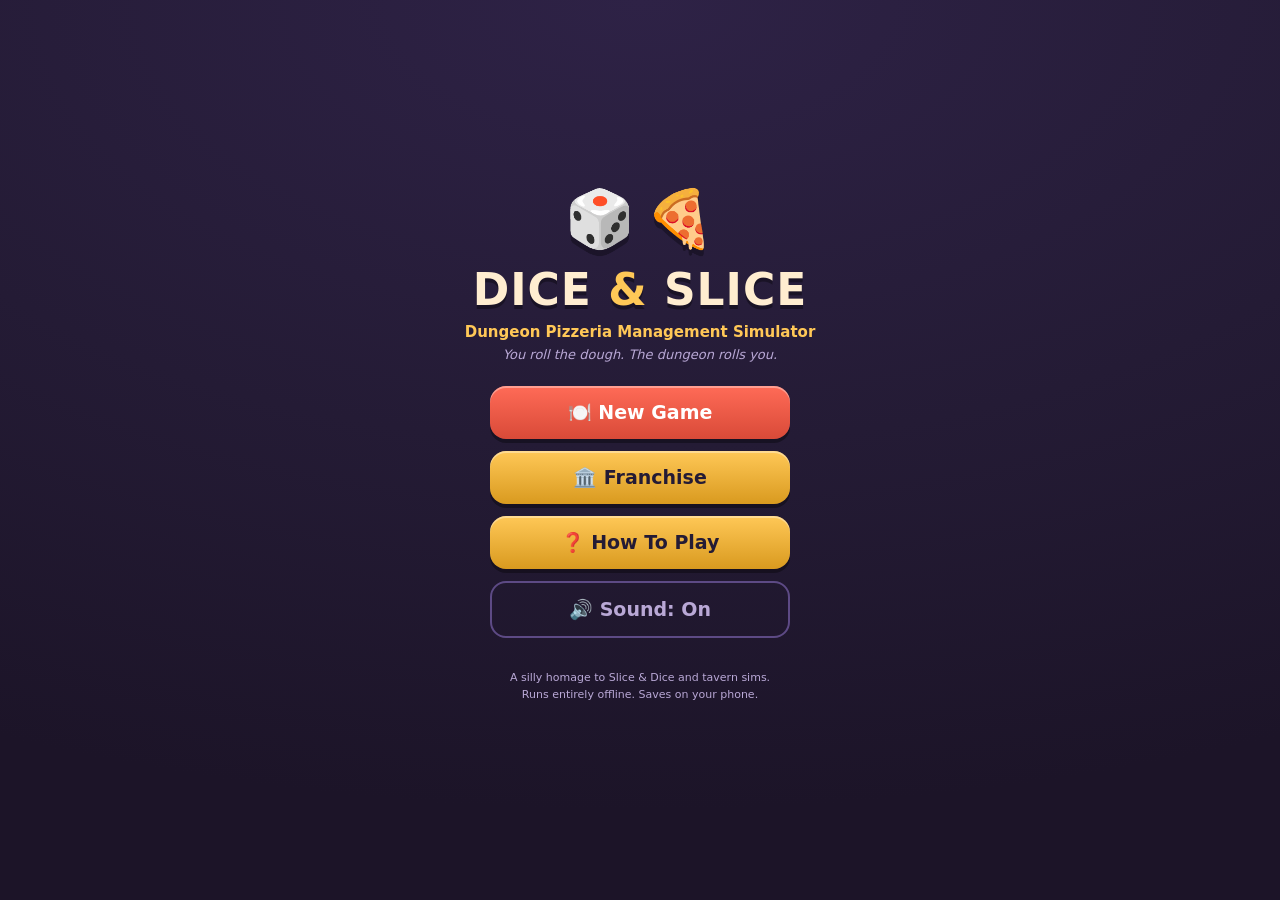
<file: index.html>
<!doctype html>
<html lang="en">
<head>
<meta charset="utf-8">
<meta name="viewport" content="width=device-width, initial-scale=1, viewport-fit=cover, user-scalable=no">
<meta name="theme-color" content="#241b35">
<meta name="apple-mobile-web-app-capable" content="yes">
<meta name="mobile-web-app-capable" content="yes">
<title>Dice &amp; Slice — Dungeon Pizzeria</title>
<link rel="icon" href="data:image/svg+xml,<svg xmlns='http://www.w3.org/2000/svg' viewBox='0 0 100 100'><text y='.9em' font-size='90'>🍕</text></svg>">
<link rel="manifest" href="manifest.webmanifest">
<link rel="stylesheet" href="style.css">
</head>
<body>
<div id="app">

  <!-- TITLE -->
  <div class="screen active" id="scr-title">
    <div class="title-art">
      <div class="logo-dice">🎲</div>
      <div class="logo-pizza">🍕</div>
    </div>
    <h1 class="logo">DICE <span class="amp">&amp;</span> SLICE</h1>
    <p class="tagline">Dungeon Pizzeria Management Simulator</p>
    <p class="tagline2">You roll the dough. The dungeon rolls you.</p>
    <div class="title-buttons">
      <button class="btn primary big" data-act="newgame">🍽️ New Game</button>
      <button class="btn big hidden" id="btn-continue" data-act="continue">📜 Continue</button>
      <button class="btn big" id="btn-franchise" data-act="franchise">🏛️ Franchise</button>
      <button class="btn big" data-act="help">❓ How To Play</button>
      <button class="btn big ghost" data-act="mute" id="btn-mute"></button>
    </div>
    <p class="credits">A silly homage to Slice &amp; Dice and tavern sims.<br>Runs entirely offline. Saves on your phone.</p>
  </div>

  <!-- DAY (battle) -->
  <div class="screen" id="scr-day">
    <header id="topbar"></header>
    <main id="custlist"></main>
    <div id="tray">
      <div id="trayhint"></div>
      <div id="dicegrid"></div>
      <div id="actions"></div>
    </div>
    <button id="specials-tab" data-act="specials" aria-label="Special faces legend">📖 SPECIALS</button>
    <aside id="specials-panel"><div id="specials-body"></div></aside>
    <div id="facetip"></div>
  </div>

  <!-- SHOP -->
  <div class="screen" id="scr-shop">
    <header id="shopbar"></header>
    <main id="shopbody"></main>
    <footer id="shopfoot"></footer>
  </div>

  <!-- GAME OVER -->
  <div class="screen" id="scr-over"></div>

  <div id="toasts"></div>
  <div id="fx"></div>
  <div id="overlay" class="hidden"><div id="modal"></div></div>
</div>
<script src="game.js"></script>
</body>
</html>
</file>
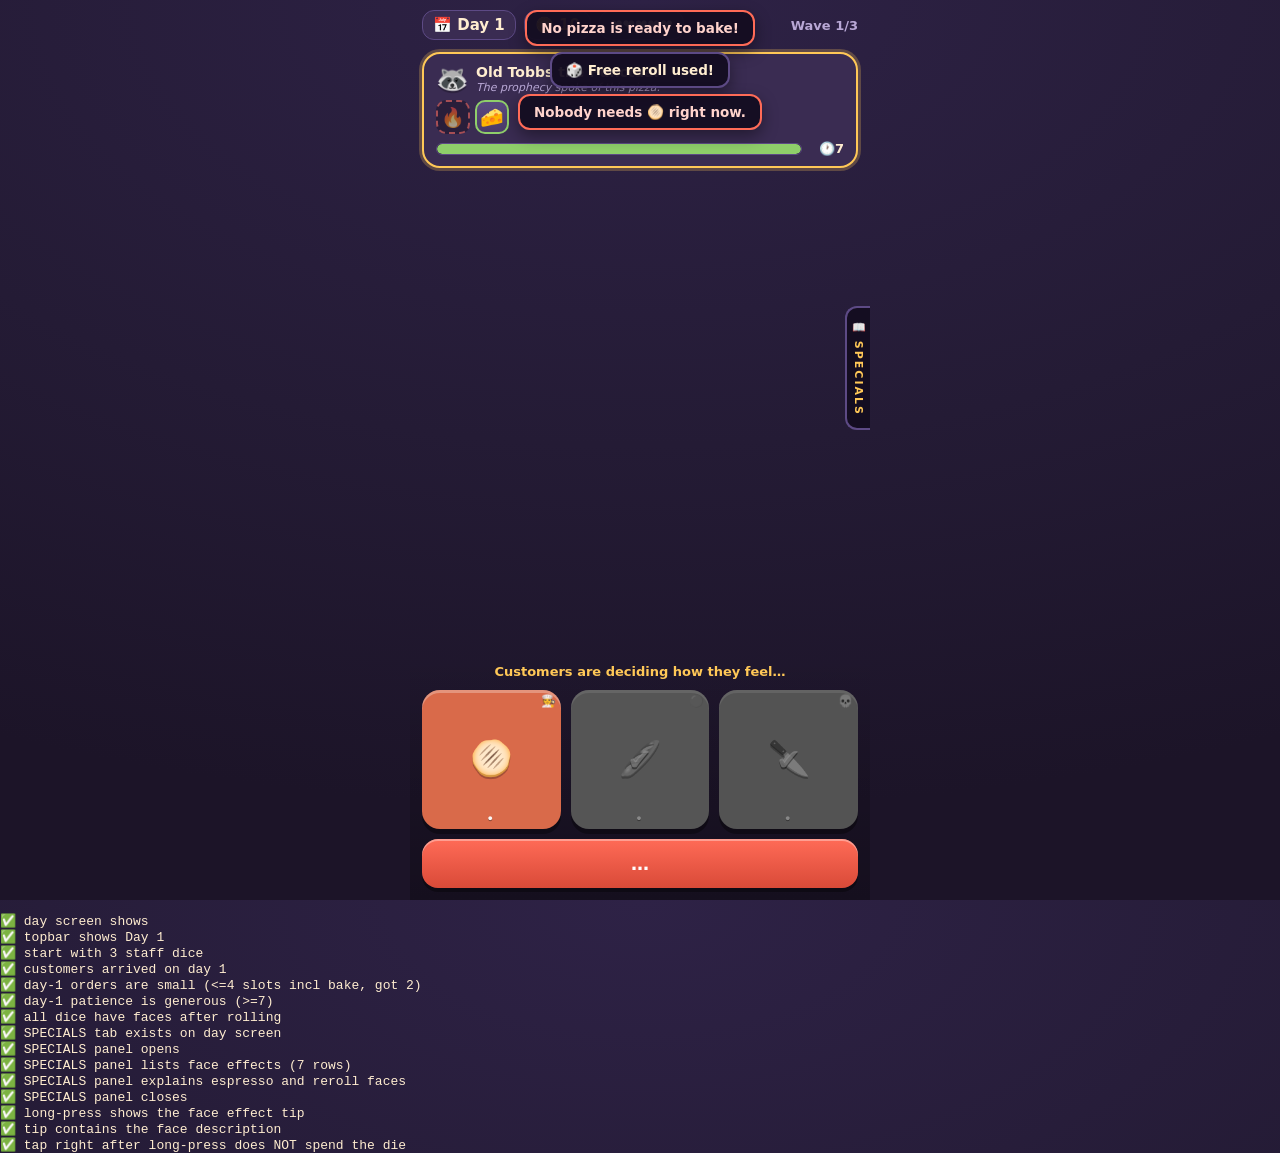
<file: test-harness.html>
<!doctype html>
<html lang="en">
<head>
<meta charset="utf-8">
<meta name="viewport" content="width=device-width, initial-scale=1, viewport-fit=cover, user-scalable=no">
<title>Test Harness — Dice &amp; Slice</title>
<link rel="stylesheet" href="style.css">
</head>
<body>
<div id="app">

  <div class="screen active" id="scr-title">
    <div class="title-art">
      <div class="logo-dice">🎲</div>
      <div class="logo-pizza">🍕</div>
    </div>
    <h1 class="logo">DICE <span class="amp">&amp;</span> SLICE</h1>
    <p class="tagline">Dungeon Pizzeria Management Simulator</p>
    <p class="tagline2">You roll the dough. The dungeon rolls you.</p>
    <div class="title-buttons">
      <button class="btn primary big" data-act="newgame">🍽️ New Game</button>
      <button class="btn big hidden" id="btn-continue" data-act="continue">📜 Continue</button>
      <button class="btn big" id="btn-franchise" data-act="franchise">🏛️ Franchise</button>
      <button class="btn big" data-act="help">❓ How To Play</button>
      <button class="btn big ghost" data-act="mute" id="btn-mute"></button>
    </div>
  </div>

  <div class="screen" id="scr-day">
    <header id="topbar"></header>
    <main id="custlist"></main>
    <div id="tray">
      <div id="trayhint"></div>
      <div id="dicegrid"></div>
      <div id="actions"></div>
    </div>
    <button id="specials-tab" data-act="specials" aria-label="Special faces legend">📖 SPECIALS</button>
    <aside id="specials-panel"><div id="specials-body"></div></aside>
    <div id="facetip"></div>
  </div>

  <div class="screen" id="scr-shop">
    <header id="shopbar"></header>
    <main id="shopbody"></main>
    <footer id="shopfoot"></footer>
  </div>

  <div class="screen" id="scr-over"></div>

  <div id="toasts"></div>
  <div id="fx"></div>
  <div id="overlay" class="hidden"><div id="modal"></div></div>
</div>
<pre id="results"></pre>
<script src="game.js"></script>
<script>
'use strict';
const q = s => document.querySelector(s);
const qa = s => [...document.querySelectorAll(s)];
const mode = new URLSearchParams(location.search).get('mode') || 'test';
const resultsEl = q('#results');
let pass = 0, fail = 0;
function r(s){ resultsEl.textContent += s + '\n'; }
function ok(cond, msg){ if(cond){ pass++; r('✅ ' + msg); } else { fail++; r('❌ ' + msg); } }
function sleep(ms){ return new Promise(res => setTimeout(res, ms)); }
async function waitFor(fn, timeout = 6000, label = 'cond'){
  const t0 = Date.now();
  while(!fn()){
    if(Date.now() - t0 > timeout) throw new Error('timeout waiting for ' + label);
    await sleep(20);
  }
}
if(mode !== 'test') resultsEl.style.display = 'none';

let TRACE = [];
const snap = () => 'w' + S.wave + ' sel=' + S.selId + ' custs=' + JSON.stringify(S.customers.map(c => ({ id: c.id, o: c.order.map(s => s.t + (s.done ? '+' : '-')), p: c.patience }))) + ' dice=' + JSON.stringify(S.dice.map((d, i) => S.staff[i].faces[d.i].t + (d.used ? '(u)' : '')));

async function playOneDay(){
  for(let guard = 0; guard < 40; guard++){
    if(S.phase === 'roll'){
      const btn = q('#actions [data-act="roll"]');
      btn.click();
      await waitFor(() => S.phase === 'act', 4000, 'act phase');
    }
    TRACE.push(snap());
    if(S.phase === 'act'){
      for(let i = 0; i < S.dice.length; i++){
        if(S.dice[i].used) continue;
        useDie(i);
      }
      // smart-player move: burn every free reroll on dice that couldn't help
      for(let k = 0; k < 4; k++){
        const rb = q('#actions [data-act="reroll-unused"]');
        if(!rb || S.phase !== 'act' || !S.dice.some(d => !d.used)) break;
        rb.click();
        for(let i = 0; i < S.dice.length; i++){
          if(S.dice[i].used) continue;
          useDie(i);
        }
      }
      TRACE.push('  after: ' + snap() + ' served=' + S.dayStats.served);
      if(S.phase === 'act') q('#actions [data-act="endturn"]').click();
    }
    await waitFor(() => S.phase === 'roll' || !q('#overlay').classList.contains('hidden'), 8000, 'wave advance');
    if(!q('#overlay').classList.contains('hidden')) return; // summary modal is up
  }
  throw new Error('day did not end within guard limit');
}

async function main(){
  try{
    q('[data-act="newgame"]').click();
    ok(q('#scr-day').classList.contains('active'), 'day screen shows');
    ok(q('#topbar').textContent.includes('Day 1'), 'topbar shows Day 1');
    await waitFor(() => S.phase === 'roll' && S.dice.length === 3, 3000, 'initial roll phase');
    ok(S.staff.length === 3, 'start with 3 staff dice');
    ok(S.customers.length >= 1, 'customers arrived on day 1');
    ok(S.customers[0].order.length <= 4, 'day-1 orders are small (<=4 slots incl bake, got ' + S.customers[0].order.length + ')');
    ok(S.customers.every(c => c.patience >= 7), 'day-1 patience is generous (>=7)');

    q('#actions [data-act="roll"]').click();
    await waitFor(() => S.phase === 'act', 3000, 'act after roll');
    ok(S.dice.every(d => d.i >= 0), 'all dice have faces after rolling');

    // specials legend drawer
    const tab = q('#specials-tab');
    ok(!!tab, 'SPECIALS tab exists on day screen');
    tab.click();
    ok(q('#specials-panel').classList.contains('open'), 'SPECIALS panel opens');
    ok($$('#specials-panel .sp-row').length >= 6, 'SPECIALS panel lists face effects (' + $$('#specials-panel .sp-row').length + ' rows)');
    ok(/Espresso/.test(q('#specials-body').textContent) && /Chaos Toss/.test(q('#specials-body').textContent), 'SPECIALS panel explains espresso and reroll faces');
    q('#specials-panel [data-act="closespecials"]').click();
    ok(!q('#specials-panel').classList.contains('open'), 'SPECIALS panel closes');

    // long-press face tip + tap suppression
    const die0 = q('#dicegrid .die');
    die0.dispatchEvent(new PointerEvent('pointerdown', { bubbles: true, clientX: 50, clientY: 50 }));
    await sleep(650);
    ok(q('#facetip').classList.contains('show'), 'long-press shows the face effect tip');
    ok(q('#facetip').textContent.length > 5, 'tip contains the face description');
    die0.dispatchEvent(new PointerEvent('pointerup', { bubbles: true }));
    die0.click();
    ok(!S.dice[0].used, 'tap right after long-press does NOT spend the die');
    document.body.dispatchEvent(new PointerEvent('pointerdown', { bubbles: true, clientX: 5, clientY: 5 }));
    ok(!q('#facetip').classList.contains('show'), 'tip dismisses on next tap');

    await playOneDay();
    if(S.dayStats.served === 0) r('TRACE:\n' + TRACE.join('\n'));
    ok(S.dayStats.served >= 1, 'greedy play finishes orders on day 1 (served=' + S.dayStats.served + ')');
    ok(!q('#overlay').classList.contains('hidden'), 'day summary modal appeared');
    ok(/Day 1 closed/.test(q('#modal').textContent), 'summary says Day 1 closed');

    q('#overlay [data-act="sum-ok"]').click();
    await sleep(60);
    if(q('#overlay [data-act="evopt"]')){
      const btn = qa('#overlay [data-act="evopt"]').filter(b => !b.disabled)[0];
      if(btn) btn.click();
      await sleep(40);
      q('#overlay [data-act="ev-done"]').click();
      ok(true, 'random event played out');
    }
    await waitFor(() => q('#scr-shop').classList.contains('active'), 3000, 'shop screen');
    ok(true, 'shop reached');
    ok(/Hire Staff/.test(q('#shopbody').textContent), 'shop lists hires');
    ok(/Upgrade Faces/.test(q('#shopbody').textContent), 'shop lists upgrades');

    const goldBefore = S.gold;
    const upg = q('#shopbody [data-act="upg"]:not([disabled])');
    if(upg){ upg.click(); ok(S.gold < goldBefore, 'upgrade purchase deducted gold'); }
    else r('ℹ️ no affordable upgrades this run');

    // deterministic hire check: fund the wallet, buy the first offer
    if(S.hireOffers.length && S.staff.length < 6){
      const before = S.staff.length;
      S.gold = 500; renderShop();
      q('#shopbody [data-act="hire"]:not([disabled])').click();
      ok(S.staff.length === before + 1, 'hiring adds a staff member (dice next day)');
      ok(S.gold < 500, 'hire deducted gold');
    } else r('ℹ️ no hire offers available');

    q('#shopfoot [data-act="openday"]').click();
    await waitFor(() => q('#scr-day').classList.contains('active') && S.day === 2, 3000, 'day 2');
    ok(S.day === 2, 'day 2 started');
    ok(S.staff.length >= 3, 'staff intact on day 2');

    ok(!!localStorage.getItem('dice-slice-save-v2'), 'autosave exists');
    const g = S.gold, staffN = S.staff.length;
    ok(load() === true, 'load() returns true');
    ok(S.gold === g && S.staff.length === staffN && S.day === 2, 'loaded state matches');

    S.hearts = 1; S.phase = 'act';
    S.dice.forEach(d => { d.i = 0; d.used = false; }); // a face on every die, as a real roll would
    const c = genCust(false); c.patience = 0; S.customers = [c];
    endTurn();
    await waitFor(() => q('#scr-over').classList.contains('active'), 6000, 'game over screen');
    ok(/Shut Down/.test(q('#scr-over').textContent), 'game over screen renders');
    ok(!localStorage.getItem('dice-slice-save-v2'), 'save cleared on game over');

    // meta progression
    ok(meta.fame > 0, 'fame earned from the finished run (+' + meta.fame + ')');
    ok(meta.runs >= 1 && meta.bestDay >= 2, 'meta run stats recorded (runs=' + meta.runs + ', best=' + meta.bestDay + ')');
    ok(/Fame banked/.test(q('#scr-over').textContent), 'game over shows fame gained');
    q('#scr-over [data-act="franchise"]').click();
    ok($$('#modal .shop-card').length >= 9, 'franchise ledger lists perks + staff (' + $$('#modal .shop-card').length + ' cards)');
    let gb = q('#modal [data-act="perk-buy"][data-id="gold"]');
    if(!gb || gb.disabled){ meta.fame = 100; showFranchise(); gb = q('#modal [data-act="perk-buy"][data-id="gold"]'); }
    gb.click();
    ok(perkLvl('gold') === 1, 'fame buys a permanent perk');
    q('#modal [data-act="closemodal"]').click();
    q('#scr-over [data-act="restart"]').click();
    ok(S.gold === 10 + 8 * perkLvl('gold'), 'perk applies to the new run (gold=' + S.gold + ')');
    ok(!poolStaff().includes('crumb') && !poolStaff().includes('nonna'), 'locked staff excluded from hire pool');
    meta.fame += 60; saveMeta(); showFranchise();
    q('#modal [data-act="meta-staff"][data-id="crumb"]').click();
    ok(meta.staff.includes('crumb'), 'fame unlocks Captain Crumb');
    ok(poolStaff().includes('crumb'), 'unlocked staff joins the hire pool');
    hideModal();

    ok(window.__errs.length === 0, 'zero runtime errors' + (window.__errs.length ? ': ' + window.__errs.join(' | ') : ''));
    r('\nRESULT: ' + pass + ' passed, ' + fail + ' failed');
  }catch(err){
    r('❌ FATAL: ' + (err && err.stack || err));
    r('RESULT: ' + pass + ' passed, ' + fail + ' failed (+1 fatal)');
  }
}

async function setupShot(){
  q('[data-act="newgame"]').click();
  if(mode === 'day'){
    await waitFor(() => S.phase === 'roll', 2000, 'roll');
    q('#actions [data-act="roll"]').click();
    await waitFor(() => S.phase === 'act', 2000, 'act');
    for(let i = 0; i < S.dice.length; i++){
      if(!S.dice[i].used){ useDie(i); break; }
    }
  } else if(mode === 'shop'){
    S.hireOffers = makeOffers();
    openShop();
  } else if(mode === 'specials'){
    S.hireOffers = makeOffers();
    q('[data-act="newgame"]').click();
    await waitFor(() => S.phase === 'roll', 2000, 'roll');
    q('#actions [data-act="roll"]').click();
    await waitFor(() => S.phase === 'act', 2000, 'act');
    q('#specials-tab').click();
  } else if(mode === 'franchise'){
    meta.fame = 42; meta.runs = 3; meta.bestDay = 7; meta.totPizzas = 31;
    showFranchise();
  } else if(mode === 'gameover'){
    S.hearts = 0;
    gameOver();
  }
}

function layoutCheck(){
  try{
    // headless dump-dom pins innerWidth to 500 on this box, so simulate the
    // Pixel 6A CSS width directly and measure against it
    const W = 412;
    q('#app').style.maxWidth = W + 'px';
    const bad = [];
    const views = [['day', () => { q('[data-act="newgame"]').click(); }],
                  ['shop', () => { S.hireOffers = makeOffers(); openShop(); }],
                  ['specials-open', () => { q('#specials-panel').classList.add('open'); }]];
    views.forEach(([name, setup]) => {
      setup();
      const appLeft = q('#app').getBoundingClientRect().left;
      document.querySelectorAll('#app *').forEach(el => {
        const r = el.getBoundingClientRect();
        if(r.width > 0 && (r.right - appLeft > W + 1 || r.left < appLeft - 1)){
          bad.push(name + ': <' + el.tagName.toLowerCase() + (el.id ? '#' + el.id : '') + (el.className && typeof el.className === 'string' ? '.' + el.className.split(' ').join('.') : '') + '> left=' + Math.round(r.left - appLeft) + ' right=' + Math.round(r.right - appLeft) + ' vw=' + W);
        }
      });
    });
    r('viewport=' + W + 'x' + window.innerHeight);
    r(bad.length ? bad.join('\n') : 'NO OVERFLOW');
    r('RESULT: layout check done');
  }catch(err){ r('LAYOUTCHECK ERROR: ' + (err && err.stack || err)); }
}

async function stress(){
  resultsEl.style.display = 'block';
  window.addEventListener('error', ev => r('WINDOW ERROR: ' + ev.message + ' @' + (ev.filename||'') + ':' + (ev.lineno||0)));
  r('stress started');
  try{
    q('[data-act="newgame"]').click();
    while(S.day <= 6){
      await playOneDay();
      if(!q('#overlay [data-act="sum-ok"]')) throw new Error('no summary after day ' + S.day);
      q('#overlay [data-act="sum-ok"]').click();
      await sleep(60);
      if(q('#overlay [data-act="evopt"]')){
        const btn = qa('#overlay [data-act="evopt"]').filter(b => !b.disabled)[0];
        if(btn) btn.click();
        await sleep(40);
        q('#overlay [data-act="ev-done"]').click();
      }
      await waitFor(() => q('#scr-shop').classList.contains('active'), 3000, 'shop');
      // spend greedily: upgrades, then hire, then equipment
      let bought = true;
      while(bought){
        bought = false;
        const u = q('#shopbody [data-act="upg"]:not([disabled])');
        if(u){ u.click(); bought = true; continue; }
        const h = q('#shopbody [data-act="hire"]:not([disabled])');
        if(h){ h.click(); bought = true; continue; }
        const it = q('#shopbody [data-act="item"]:not([disabled])');
        if(it){ it.click(); bought = true; }
      }
      r('day ' + S.day + ' done: gold=' + S.gold + ' hearts=' + S.hearts + ' staff=' + S.staff.length);
      q('#shopfoot [data-act="openday"]').click();
      await waitFor(() => S.day > 1 || q('#scr-day').classList.contains('active'), 3000, 'next day');
      await sleep(100);
    }
    r('stress survived through day 6');
    ok(window.__errs.length === 0, 'zero runtime errors' + (window.__errs.length ? ': ' + window.__errs.join(' | ') : ''));
    r('\nRESULT: ' + pass + ' passed, ' + fail + ' failed');
  }catch(err){
    r('❌ FATAL at day ' + (S ? S.day : '?') + ': ' + (err && err.stack || err));
    r('errors: ' + window.__errs.join(' | '));
    r('RESULT: ' + pass + ' passed, ' + fail + ' failed (+1 fatal)');
  }
}

if(mode === 'test') main();
else if(mode === 'layoutcheck'){ resultsEl.style.display = 'block'; layoutCheck(); }
else if(mode === 'stress') stress();
else if(mode === 'debug') debug();
else if(mode === 'reload') reloadTest();
else setupShot();

async function reloadTest(){
  resultsEl.style.display = 'block';
  const step = new URLSearchParams(location.search).get('step');
  if(step !== '2'){
    q('[data-act="newgame"]').click();
    await waitFor(() => S.phase === 'roll', 3000, 'roll');
    q('#actions [data-act="roll"]').click();
    await waitFor(() => S.phase === 'act', 3000, 'act');
    for(let i = 0; i < S.dice.length; i++){ useDie(i); if(S.dice[i].used) break; }
    localStorage.setItem('reload-expected', JSON.stringify({
      day: S.day, wave: S.wave, gold: S.gold, phase: S.phase,
      used: S.dice.map(d => d.used), custs: S.customers.length,
    }));
    r('step 1 done: state saved mid-wave, now reload with &step=2');
  } else {
    const exp = JSON.parse(localStorage.getItem('reload-expected'));
    ok(!!localStorage.getItem('dice-slice-save-v2'), 'save survived a real page reload');
    ok(!q('#btn-continue').classList.contains('hidden'), 'Continue button visible after reload');
    q('#btn-continue').click();
    ok(q('#scr-day').classList.contains('active'), 'continue reopens the day screen');
    ok(S.day === exp.day && S.wave === exp.wave && S.phase === exp.phase,
       'day/wave/phase restored (' + S.day + '/' + S.wave + '/' + S.phase + ')');
    ok(JSON.stringify(S.dice.map(d => d.used)) === JSON.stringify(exp.used), 'dice usage restored');
    ok(S.gold === exp.gold, 'gold restored (' + S.gold + ' vs ' + exp.gold + ')');
    ok(S.customers.length === exp.custs, 'customers restored (' + S.customers.length + ')');
    ok(window.__errs.length === 0, 'no runtime errors on resume');
    r('RESULT: ' + pass + ' passed, ' + fail + ' failed');
  }
}

async function debug(){
  resultsEl.style.display = 'block';
  q('[data-act="newgame"]').click();
  await waitFor(() => S.phase === 'roll', 2000, 'roll');
  for(let w = 0; w < S.waves + 2; w++){
    if(S.phase === 'roll'){
      q('#actions [data-act="roll"]').click();
      await waitFor(() => S.phase === 'act', 3000, 'act');
    }
    r('WAVE ' + S.wave + ' sel=' + S.selId + ' custs: ' + JSON.stringify(S.customers.map(c => ({ n: firstName(c), o: c.order.map(s => s.t + (s.done ? '+' : '-')), p: c.patience }))));
    r('  dice: ' + JSON.stringify(S.dice.map((d, i) => S.staff[i].faces[d.i].t + (d.used ? '(used)' : ''))));
    for(let i = 0; i < S.dice.length; i++){ if(!S.dice[i].used) useDie(i); }
    r('  pass1: ' + JSON.stringify(S.dice.map((d, i) => S.staff[i].faces[d.i].t + (d.used ? '(used)' : ''))) + ' served=' + S.dayStats.served);
    const rb = q('#actions [data-act="reroll-unused"]');
    if(rb && S.phase === 'act'){
      rb.click();
      for(let i = 0; i < S.dice.length; i++){ if(!S.dice[i].used) useDie(i); }
      r('  pass2: ' + JSON.stringify(S.dice.map((d, i) => S.staff[i].faces[d.i].t + (d.used ? '(used)' : ''))) + ' served=' + S.dayStats.served);
    } else r('  no reroll btn');
    if(S.phase === 'act') q('#actions [data-act="endturn"]').click();
    await waitFor(() => S.phase === 'roll' || !q('#overlay').classList.contains('hidden'), 8000, 'next');
    if(!q('#overlay').classList.contains('hidden')){ r('overlay: ' + q('#modal').textContent.replace(/\s+/g,' ').slice(0, 100)); break; }
  }
  r('FINAL: ' + JSON.stringify(S.dayStats) + ' hearts=' + S.hearts + ' gold=' + S.gold);
  r('errors: ' + window.__errs.join(' | '));
  r('DEBUG DONE');
}
</script>
</body>
</html>
</file>
<file: style.css>
/* ============ Dice & Slice — Dungeon Pizzeria ============ */
:root{
  --bg:#241b35; --bg2:#1c1428;
  --card:#3a2c52; --card2:#483868; --line:#5d4a85;
  --cream:#ffedd0; --dim:#b9a8d6;
  --tomato:#ff6b57; --tomato-d:#d94a38;
  --cheese:#ffc857; --cheese-d:#d99a1f;
  --basil:#8fce6a; --basil-d:#5f9e3e;
  --ink:#241b35;
}
*{box-sizing:border-box;-webkit-tap-highlight-color:transparent;user-select:none;-webkit-user-select:none;-webkit-touch-callout:none}
html,body{height:100%}
body{
  margin:0; overflow:hidden; touch-action:manipulation;
  font-family:ui-rounded,"SF Pro Rounded","Segoe UI",system-ui,Roboto,"Helvetica Neue",sans-serif;
  background:radial-gradient(120% 90% at 50% 0%, #2e2246 0%, var(--bg) 55%, var(--bg2) 100%);
  color:var(--cream);
}
#app{height:100vh;height:100dvh;max-width:460px;margin:0 auto;position:relative;overflow:hidden}

/* ---------- screens ---------- */
.screen{position:absolute;inset:0;display:none;flex-direction:column;
  padding-top:env(safe-area-inset-top);padding-bottom:env(safe-area-inset-bottom)}
.screen.active{display:flex}

/* ---------- buttons ---------- */
.btn{
  font-family:inherit;font-weight:800;color:var(--ink);
  background:linear-gradient(180deg,var(--cheese),var(--cheese-d));
  border:none;border-radius:16px;padding:12px 18px;font-size:17px;
  box-shadow:0 4px 0 rgba(0,0,0,.35), inset 0 2px 0 rgba(255,255,255,.35);
  cursor:pointer;transition:transform .06s ease, box-shadow .06s ease;
}
.btn:active{transform:translateY(3px);box-shadow:0 1px 0 rgba(0,0,0,.35), inset 0 2px 0 rgba(255,255,255,.35)}
.btn.primary{background:linear-gradient(180deg,var(--tomato),var(--tomato-d));color:#fff}
.btn.ghost{background:transparent;color:var(--dim);box-shadow:none;border:2px solid var(--line)}
.btn.big{width:100%;font-size:19px;padding:15px 18px}
.btn.cant{filter:grayscale(.9) brightness(.7)}
.btn.pulse{animation:pulse 1.1s ease-in-out infinite}
@keyframes pulse{0%,100%{transform:scale(1)}50%{transform:scale(1.05)}}
.hidden{display:none!important}

/* ---------- title ---------- */
#scr-title{align-items:center;justify-content:center;text-align:center;padding:24px;gap:6px}
.title-art{display:flex;gap:10px;font-size:56px;filter:drop-shadow(0 6px 0 rgba(0,0,0,.3))}
.title-art .logo-dice{animation:wobble 2.4s ease-in-out infinite}
.title-art .logo-pizza{animation:wobble 2.4s .4s ease-in-out infinite}
@keyframes wobble{0%,100%{transform:rotate(-8deg)}50%{transform:rotate(8deg)}}
.logo{font-size:44px;margin:6px 0 0;letter-spacing:1px;text-shadow:0 4px 0 rgba(0,0,0,.35)}
.logo .amp{color:var(--cheese)}
.tagline{margin:2px 0 0;color:var(--cheese);font-weight:700;font-size:15px}
.tagline2{margin:0 0 18px;color:var(--dim);font-size:13px;font-style:italic}
.title-buttons{display:flex;flex-direction:column;gap:12px;width:min(300px,80%)}
.credits{color:var(--dim);font-size:11px;margin-top:26px;line-height:1.5}

/* ---------- top bar ---------- */
#topbar,#shopbar{
  display:flex;align-items:center;gap:8px;padding:10px 12px 8px;
  font-weight:800;font-size:15px;flex-wrap:wrap;
}
.stat{background:var(--card);border:1px solid var(--line);border-radius:12px;padding:5px 10px;white-space:nowrap}
.stat.gold{color:var(--cheese)}
.hearts span{font-size:14px;letter-spacing:1px}
.wave-ind{margin-left:auto;color:var(--dim);font-size:13px}

/* ---------- customers ---------- */
#custlist{flex:1;overflow-y:auto;padding:4px 12px 12px;display:flex;flex-direction:column;gap:10px}
.empty-day{color:var(--dim);text-align:center;font-style:italic;margin:auto;padding:20px}
.cust{
  background:var(--card);border:2px solid var(--line);border-radius:18px;
  padding:10px 12px;animation:slidein .25s ease;position:relative;
}
.cust.sel{border-color:var(--cheese);box-shadow:0 0 0 3px rgba(255,200,87,.25)}
.cust.vip{border-color:var(--cheese);background:linear-gradient(180deg,#4a3a25,#3a2c52)}
.cust.served{animation:flyaway .6s ease forwards}
.cust.angry{animation:shake-card .45s ease, flyaway-red .6s .35s ease forwards}
@keyframes slidein{from{transform:translateY(14px);opacity:0}to{transform:none;opacity:1}}
@keyframes flyaway{to{transform:translateY(-30px) scale(.8);opacity:0}}
@keyframes flyaway-red{to{transform:translateX(60px) rotate(10deg);opacity:0}}
@keyframes shake-card{0%,100%{transform:translateX(0)}25%{transform:translateX(-7px)}75%{transform:translateX(7px)}}
.cust-head{display:flex;align-items:center;gap:8px;margin-bottom:6px}
.cust-ava{font-size:26px;filter:drop-shadow(0 2px 0 rgba(0,0,0,.3))}
.cust-name{font-weight:800;font-size:14px;line-height:1.15}
.cust-sub{color:var(--dim);font-size:11px;font-style:italic}
.vipbadge{margin-left:auto;background:var(--cheese);color:var(--ink);font-size:10px;font-weight:900;border-radius:8px;padding:3px 7px}
.order{display:flex;flex-wrap:wrap;gap:5px;margin-bottom:7px}
.slot{
  width:34px;height:34px;border-radius:10px;display:grid;place-items:center;font-size:19px;
  background:var(--bg2);border:2px dashed var(--line);opacity:.55;
}
.slot.filled{background:linear-gradient(180deg,#5a4a82,#4a3a68);border:2px solid var(--basil);opacity:1;animation:pop .2s ease}
.slot.bakeslot{border-color:var(--tomato)}
.slot.bakeslot.filled{border-color:var(--tomato);background:linear-gradient(180deg,#6a3a2e,#4a2a22)}
@keyframes pop{from{transform:scale(.6)}to{transform:scale(1)}}
.patience{display:flex;align-items:center;gap:8px}
.pbar{flex:1;height:12px;border-radius:8px;background:var(--bg2);overflow:hidden;border:1px solid var(--line)}
.pfill{height:100%;border-radius:8px;background:var(--basil);transition:width .3s ease}
.pfill.mid{background:var(--cheese)} .pfill.low{background:var(--tomato)}
.pnum{font-weight:900;font-size:13px;min-width:34px;text-align:right}

/* ---------- dice tray ---------- */
#tray{padding:8px 12px calc(12px + env(safe-area-inset-bottom));background:linear-gradient(180deg,transparent,rgba(0,0,0,.25))}
#trayhint{min-height:20px;text-align:center;color:var(--cheese);font-weight:800;font-size:13px;margin-bottom:6px}
#trayhint .x2{background:var(--cheese);color:var(--ink);border-radius:8px;padding:1px 8px}
#dicegrid{display:grid;grid-template-columns:repeat(auto-fit,minmax(64px,1fr));gap:10px}
.die{
  position:relative;aspect-ratio:1;border-radius:18px;border:none;
  display:grid;place-items:center;font-size:34px;cursor:pointer;
  box-shadow:0 5px 0 rgba(0,0,0,.35), inset 0 3px 0 rgba(255,255,255,.28);
  transition:transform .06s ease;
}
.die:active{transform:translateY(3px)}
.die .face-icon{filter:drop-shadow(0 2px 0 rgba(0,0,0,.25));margin-top:-4px}
.die .pips{position:absolute;bottom:6px;font-size:9px;letter-spacing:2px;color:rgba(255,255,255,.95);text-shadow:0 1px 0 rgba(0,0,0,.4)}
.die .owner{position:absolute;top:4px;right:5px;font-size:12px;opacity:.9}
.die.used{filter:grayscale(1) brightness(.55)}
.die.used::after{content:"✔";position:absolute;inset:0;display:grid;place-items:center;font-size:30px;color:#fff9;text-shadow:0 2px 0 #0006}
.die.rolling{animation:diceroll .38s ease}
@keyframes diceroll{0%{transform:rotate(0) scale(1)}25%{transform:rotate(-14deg) scale(1.08)}60%{transform:rotate(12deg) scale(1.04)}100%{transform:rotate(0) scale(1)}}
.die.pickable{outline:3px solid var(--cheese);outline-offset:2px;animation:pulse 1s infinite}
.die.dim{opacity:.5}
#actions{display:flex;gap:10px;margin-top:10px}
#actions .btn{flex:1;font-size:18px;padding:14px}

/* ---------- shop ---------- */
#shopbody{flex:1;overflow-y:auto;padding:6px 12px 20px;display:flex;flex-direction:column;gap:14px}
.shop-h{font-size:13px;font-weight:900;letter-spacing:1.5px;color:var(--cheese);text-transform:uppercase;margin:6px 0 -4px}
.shop-card{background:var(--card);border:2px solid var(--line);border-radius:16px;padding:10px 12px}
.shop-card .row{display:flex;align-items:center;gap:10px}
.shop-card .ava{font-size:30px}
.shop-card .nm{font-weight:800;font-size:15px}
.shop-card .ds{color:var(--dim);font-size:12px;font-style:italic;line-height:1.3}
.shop-card .buy{margin-left:auto;flex-shrink:0}
.faces-row{display:flex;flex-wrap:wrap;gap:6px;margin-top:8px}
.facebtn{
  font-family:inherit;border:2px solid var(--line);background:var(--bg2);color:var(--cream);
  border-radius:10px;padding:6px 8px;font-size:13px;font-weight:800;cursor:pointer;display:flex;align-items:center;gap:5px;
}
.facebtn .fc{color:var(--cheese);font-size:11px}
.facebtn:active{transform:translateY(2px)}
.facebtn.max{border-color:var(--basil);color:var(--basil)}
.facebtn.cant{opacity:.45}
#shopfoot{padding:10px 12px calc(14px + env(safe-area-inset-bottom))}
#shopfoot .btn{width:100%;font-size:19px;padding:16px}

/* ---------- game over ---------- */
#scr-over{align-items:center;justify-content:center;text-align:center;padding:28px;gap:10px}
#scr-over .big3{font-size:64px;filter:drop-shadow(0 6px 0 rgba(0,0,0,.3))}
#scr-over h2{margin:0;font-size:30px}
#scr-over .epitaph{color:var(--cheese);font-style:italic;font-size:16px;line-height:1.4;max-width:320px}
#scr-over .stats{color:var(--dim);font-size:14px;line-height:1.7}
#scr-over .btn{width:min(300px,80%);margin-top:10px}

/* ---------- modal / overlay ---------- */
#overlay{position:absolute;inset:0;background:rgba(15,9,25,.78);display:flex;align-items:center;justify-content:center;padding:20px;z-index:50}
#overlay.hidden{display:none}
#modal{
  background:linear-gradient(180deg,var(--card2),var(--card));border:2px solid var(--line);
  border-radius:22px;padding:20px;max-width:380px;width:100%;text-align:center;
  animation:popin .22s ease;max-height:86vh;overflow-y:auto;box-shadow:0 18px 40px rgba(0,0,0,.5);
}
@keyframes popin{from{transform:scale(.85);opacity:0}to{transform:scale(1);opacity:1}}
#modal .m-emoji{font-size:52px;filter:drop-shadow(0 4px 0 rgba(0,0,0,.3))}
#modal h3{margin:8px 0 6px;font-size:21px}
#modal .m-text{color:var(--cream);font-size:14px;line-height:1.5;margin-bottom:14px}
#modal .m-out{color:var(--cheese);font-size:14px;line-height:1.5;font-style:italic;margin-bottom:14px}
#modal .btn{width:100%;margin-top:8px}
#modal .m-opts .btn:not(.primary){background:linear-gradient(180deg,var(--card2),var(--bg2));color:var(--cream);border:2px solid var(--line);box-shadow:0 3px 0 rgba(0,0,0,.3)}
#modal .sumgrid{display:flex;justify-content:center;gap:18px;margin:12px 0;font-weight:800}
#modal .sumgrid .v{font-size:22px} #modal .sumgrid .l{font-size:11px;color:var(--dim)}
#modal .help{text-align:left;font-size:13.5px;line-height:1.65;color:var(--cream)}
#modal .help b{color:var(--cheese)} #modal .help .ic{font-size:15px}

/* ---------- specials legend (right-edge drawer) ---------- */
#specials-tab{
  position:absolute;right:0;top:34%;z-index:40;
  writing-mode:vertical-rl;font-family:inherit;
  background:rgba(20,12,32,.94);border:2px solid var(--line);border-right:none;
  border-radius:12px 0 0 12px;color:var(--cheese);
  font-weight:900;font-size:11px;letter-spacing:2px;padding:12px 5px;cursor:pointer;
}
#specials-tab:active{background:var(--card2)}
#specials-panel{
  position:absolute;top:0;right:0;bottom:0;width:min(320px,88%);z-index:45;
  display:none;flex-direction:column;
  background:linear-gradient(180deg,var(--card),var(--bg2));
  border-left:2px solid var(--line);box-shadow:-12px 0 30px rgba(0,0,0,.55);
}
#specials-panel.open{display:flex;animation:slidein .22s ease}
#specials-body{overflow-y:auto;padding:14px 14px 20px}
.sp-head{display:flex;align-items:center;justify-content:space-between;margin-bottom:2px}
.sp-h2{font-size:17px;margin:0}
.sp-close{font-family:inherit;background:var(--bg2);color:var(--cream);border:2px solid var(--line);border-radius:10px;font-weight:900;font-size:13px;padding:4px 10px;cursor:pointer}
.sp-note{color:var(--dim);font-size:11.5px;line-height:1.5;margin:8px 0}
.sp-row{display:flex;gap:10px;align-items:flex-start;background:var(--bg2);border:1px solid var(--line);border-radius:12px;padding:8px 10px;margin-bottom:8px}
.sp-ic{font-size:22px;flex:0 0 34px;text-align:center}
.sp-nm{font-weight:800;font-size:13.5px;color:var(--cheese)}
.sp-ds{font-size:12px;line-height:1.4}

/* ---------- long-press face tip ---------- */
#facetip{
  position:absolute;left:50%;bottom:212px;transform:translateX(-50%);z-index:55;
  display:none;flex-direction:column;align-items:center;gap:2px;text-align:center;
  background:rgba(20,12,32,.96);border:2px solid var(--cheese);border-radius:14px;
  padding:10px 16px;max-width:86%;font-size:13px;line-height:1.35;
  box-shadow:0 8px 24px rgba(0,0,0,.5);pointer-events:none;
}
#facetip.show{display:flex;animation:popin .18s ease}
#facetip .ft-icon{font-size:30px}
#facetip b{color:var(--cheese)}

/* ---------- franchise meta ---------- */
.fame-lv{color:var(--cheese);letter-spacing:2px;font-size:12px;margin-left:4px}
.maxed{margin-left:auto;font-weight:900;color:var(--basil);font-size:12px;flex-shrink:0;white-space:nowrap}
.fame-line{color:var(--cheese);font-weight:800}

/* ---------- toasts & fx ---------- */
#toasts{position:absolute;top:calc(10px + env(safe-area-inset-top));left:0;right:0;display:flex;flex-direction:column;align-items:center;gap:6px;z-index:60;pointer-events:none}
.toast{
  background:rgba(20,12,32,.94);border:2px solid var(--line);color:var(--cream);
  border-radius:12px;padding:8px 14px;font-size:13.5px;font-weight:700;max-width:88%;
  animation:toastin .25s ease;box-shadow:0 6px 16px rgba(0,0,0,.4);text-align:center;
}
.toast.good{border-color:var(--basil);color:#d8f3c6}
.toast.bad{border-color:var(--tomato);color:#ffd3cc}
.toast.gold{border-color:var(--cheese);color:var(--cheese)}
@keyframes toastin{from{transform:translateY(-10px);opacity:0}to{transform:none;opacity:1}}
.fadeout{animation:tfade .4s ease forwards}
@keyframes tfade{to{opacity:0;transform:translateY(-8px)}}
#fx{position:absolute;inset:0;pointer-events:none;z-index:70;overflow:hidden}
.floaty{
  position:absolute;font-weight:900;font-size:20px;color:var(--cheese);
  text-shadow:0 2px 0 rgba(0,0,0,.6);animation:floaty 1s ease forwards;
}
@keyframes floaty{from{transform:translateY(0);opacity:1}to{transform:translateY(-60px);opacity:0}}
</file>
